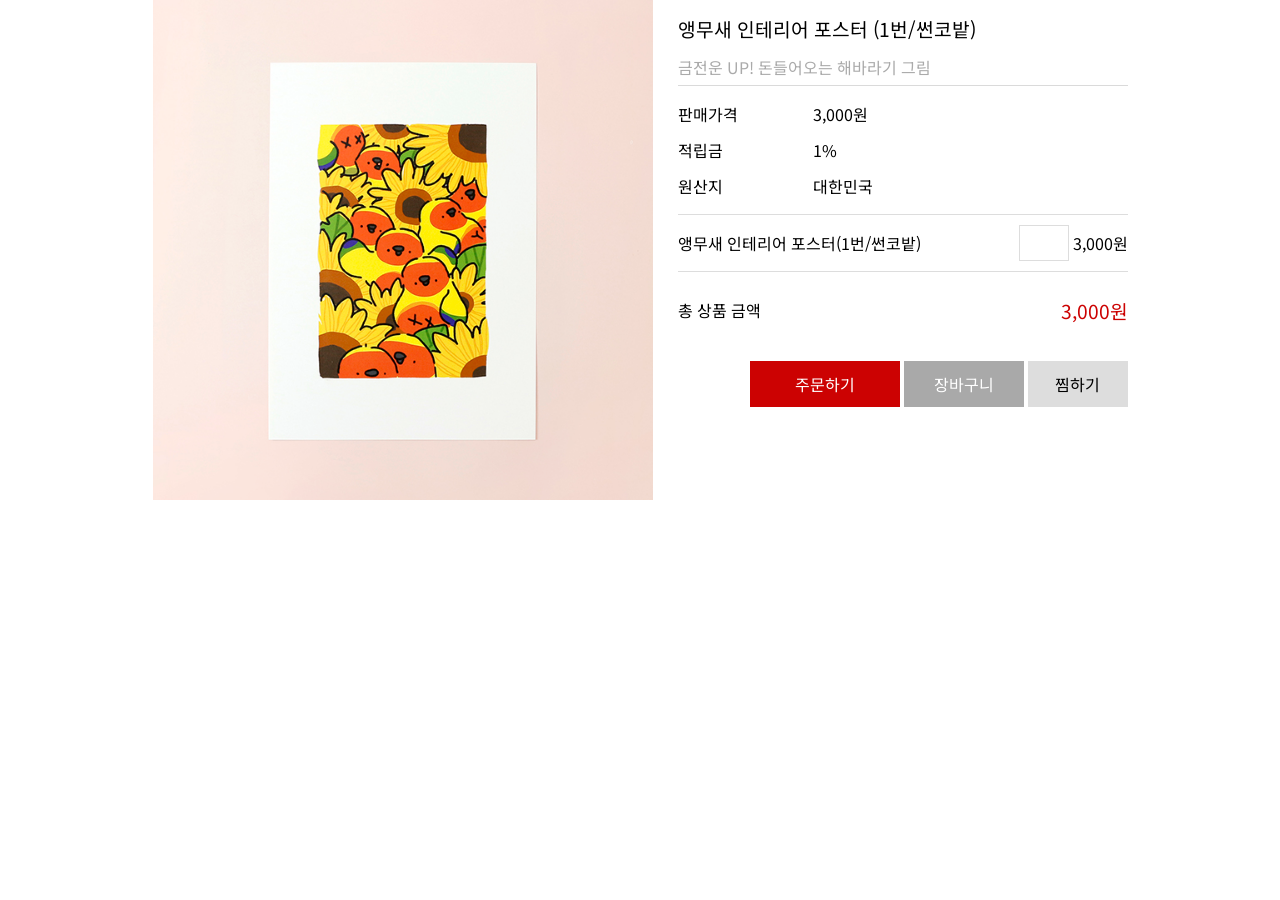
<file: 코딩앵무 인강/index2.html>
<!DOCTYPE html>
<html lang="ko">
<head>
    <meta charset="UTF-8">
    <meta name="viewport" content="width=device-width, initial-scale=1.0">
    <title>앵무새 인테리어 포스터 | 아가새농장</title>
    <link rel="stylesheet" href="style2/reset.css">
    <link rel="stylesheet" href="style2/design.css">
</head>
<body>
    <main id="order_wrap">
        <div class="left">
            <img src="images/015000000070.jpg" alt="">
        </div>
        <div class="right">
            <div class="top">
                <h1>앵무새 인테리어 포스터 (1번/썬코밭)</h1>
                <p>금전운 UP! 돈들어오는 해바라기 그림</p>
                <dl>
                    <dt>판매가격</dt>
                    <dd class="price">3,000원</dd>
                    <dt>적립금</dt>
                    <dd>1%</dd>
                    <dt>원산지</dt>
                    <dd>대한민국</dd>
                </dl>
                <div class="number">
                    <p class="order_name">앵무새 인테리어 포스터(1번/썬코밭)</p>
                    <div class="order_number">
                        <input type="number" name="num" id="num">
                        <span class="number_price">3,000원</span>
                    </div>
                </div>
                <div class="total_price">
                    <p>총 상품 금액</p>
                    <p class="result_price">3,000원</p>
                </div>  
            </div>
            <div class="bottom">
                <button type="button" id="order_btn">주문하기</button>
                <button type="button" id="cart_btn">장바구니</button>
                <button type="button" id="like_btn">찜하기</button>
            </div>
        </div>
    </main>
</body>
</html>
</file>
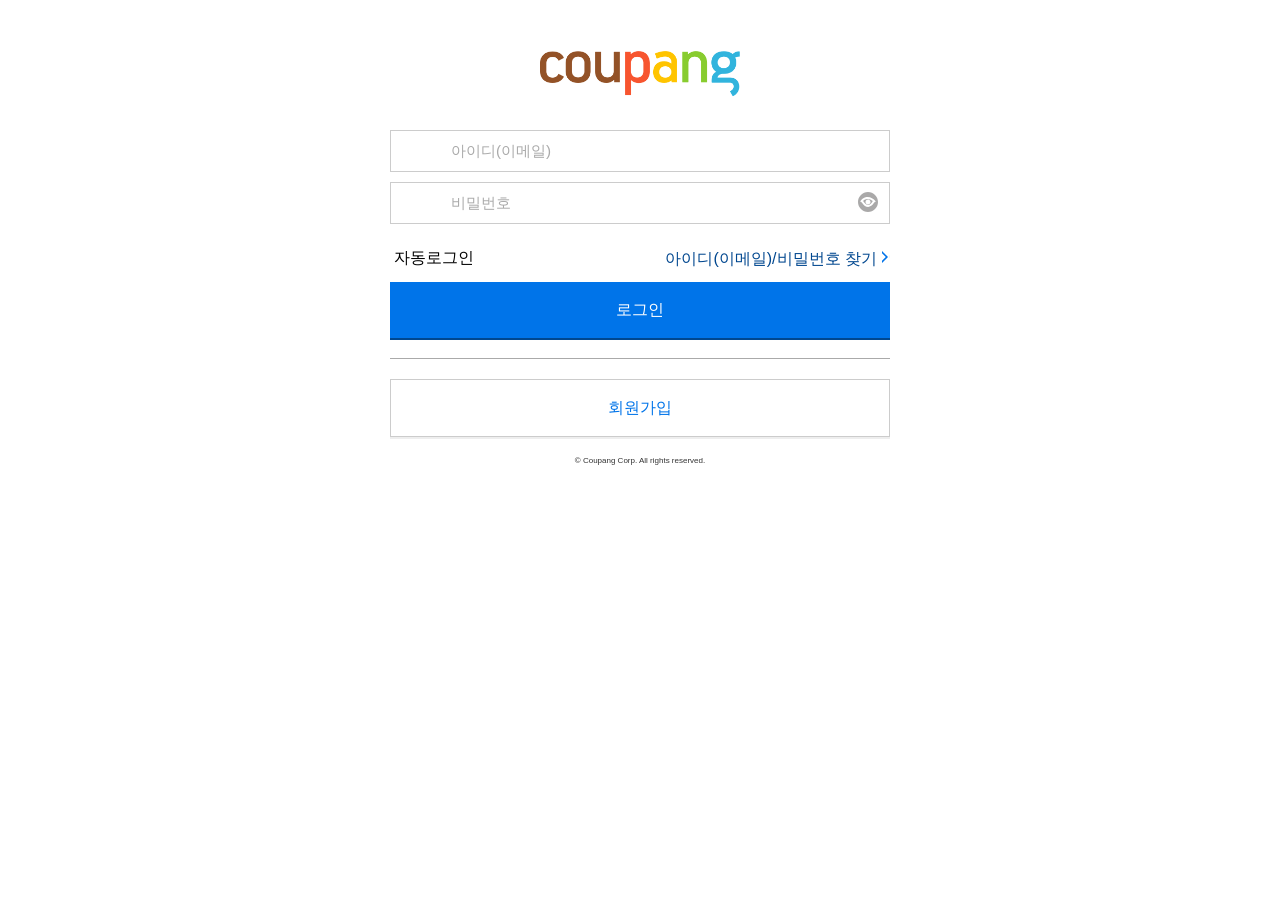
<file: 코딩앵무 쿠팡로그인/login.html>
<!DOCTYPE html>
<html lang="ko">
<head>
    <meta charset="UTF-8">
    <meta name="viewport" content="width=device-width, initial-scale=1.0">
    <title>쿠팡 로그인</title>
    <link rel="stylesheet" href="reset.css">
    <link rel="stylesheet" href="style.css">
    <script src="script.js"></script>
</head>
<body>
    <h1>
        <a href="#">
            <img src="images/logo.png" alt="쿠팡"></img>
        </a>
    </h1>
    <main>
        <form action="#" method="post" id="loginFrm">
            <fieldset>
                <legend class="skip">로그인양식</legend>
                <ul>
                    <li>
                        <span class="id_bg"><!--배경이미지(메일아이디) --></span>
                        <span><input type="text" name="user_id" placeholder="아이디(이메일)"></span>
                    </li>
                    <li class="error id_error">아이디(이메일)을 입력해주세요</li>
                    <li>
                        <span class="pw_bg"><!--배경이미지(비밀번호) --></span>
                        <span><input type="password" name="user_pw" placeholder="비밀번호"></span>
                        <span class="pw_show_hide" title="문자보이기"></span>
                    </li>
                    <li class="error pw_error">비밀번호를 입력해주세요</li>
                </ul>
                <div class="btm">
                    <p>
                        <label>
                            <input type="checkbox" name="login_y" id="login_y">
                            <span>자동로그인</span>
                        </label>
                    </p>
                    <a href="#" class="idpw_search">아이디(이메일)/비밀번호 찾기</a>
                </div>
                <button type="submit" id="login_btn">로그인</button>
            </fieldset>
        </form>
        <a href="#" class="join_link">회원가입</a>
    </main>
    <footer>
        &copy; Coupang Corp. All rights reserved.
    </footer>
</body>
</html>
</file>
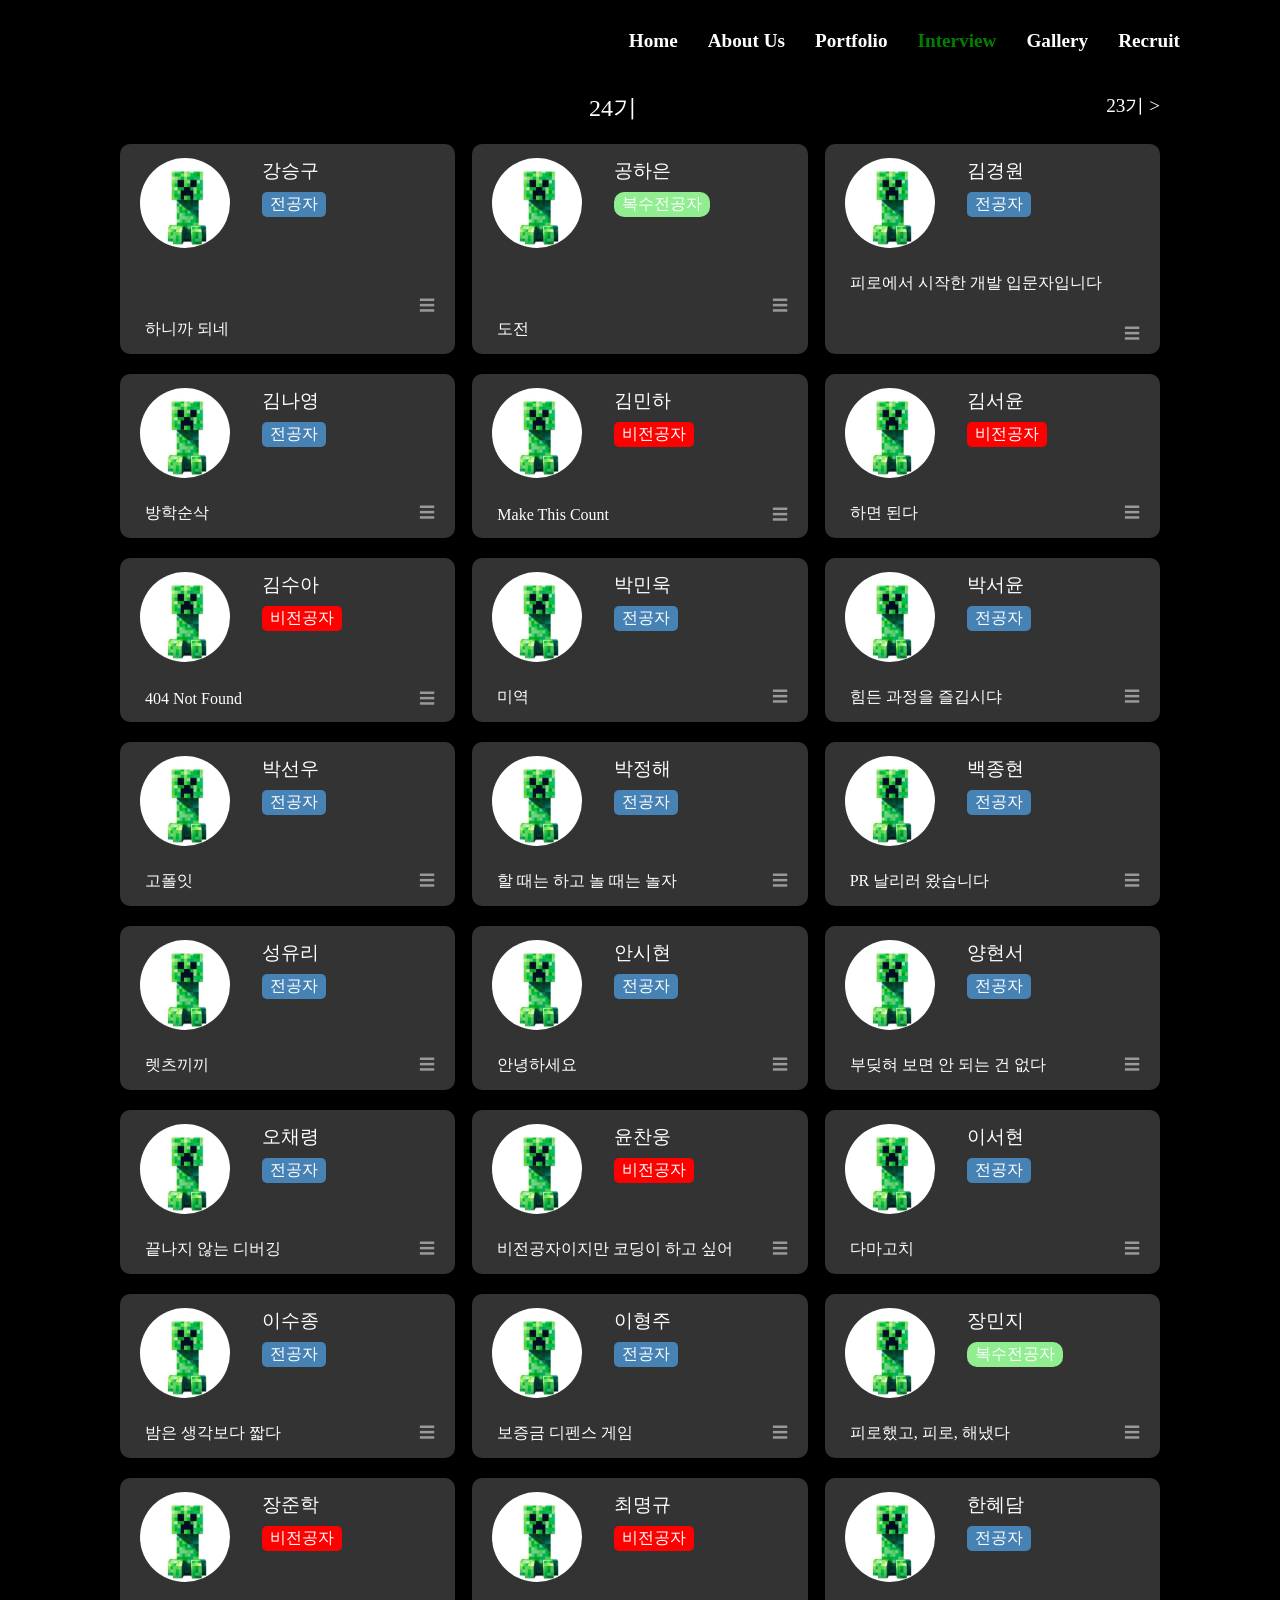
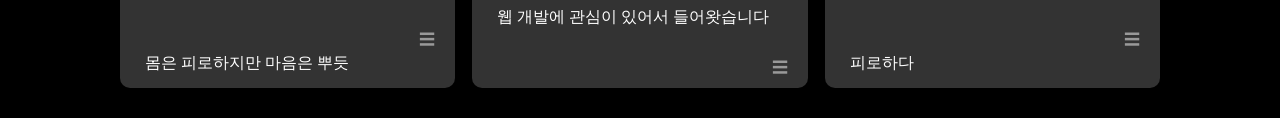
<file: 피로그래밍 클론코딩/interview.html>
<!DOCTYPE html>
<html lang="ko">
<head>
    <meta charset="UTF-8">
    <meta name="viewport" content="width=device-width, initial-scale=1.0">
    <title>피로그래밍 24기 인터뷰</title>
    <link rel="stylesheet" href="style2/reset.css">
    <link rel="stylesheet" href="style2/design.css">
</head>
<body>
    <header>
        <div>
            <nav>
                <a href="#">Home</a>
                <a href="#">About Us</a>
                <a href="#">Portfolio</a>
                <a href="#">Interview</a>
                <a href="#">Gallery</a>
                <a href="#">Recruit</a>
            </nav>
        </div>
    </header>
    <section id="unit">
        <h1>24기</h1>
        <h2>23기 > </h2>
    </section>
    <main class="interview-list">
        
        <div class="Interview-card">
            <div class="interview-image">
                <img src="images/크리퍼.jpg" alt="강승구">
            </div>
            <div class="interview-content">
                <h2 class="interview-title">강승구<em class="major">전공자</em></h2>
            </div>
            <p class="interview-say">하니까 되네</p>
            <div class="menu">☰</div>
        </div>

        <div class="Interview-card">
            <div class="interview-image">
                <img src="images/크리퍼.jpg" alt="공하은">
            </div>
            <div class="interview-content">
                <h2 class="interview-title">공하은<em class="double-major">복수전공자</em></h2>
            </div>
            <p class="interview-say">도전</p>
            <div class="menu">☰</div>
        </div>

        <div class="Interview-card">
            <div class="interview-image">
                <img src="images/크리퍼.jpg" alt="김경원">
            </div>
            <div class="interview-content">
                <h2 class="interview-title">김경원<em class="major">전공자</em></h2>
            </div>
            <p class="interview-say">피로에서 시작한 개발 입문자입니다</p>
            <div class="menu">☰</div>
        </div>

        <div class="Interview-card">
            <div class="interview-image">
                <img src="images/크리퍼.jpg" alt="김나영">
            </div>
            <div class="interview-content">
                <h2 class="interview-title">김나영<em class="major">전공자</em></h2>
            </div>
            <p class="interview-say">방학순삭</p>
            <div class="menu">☰</div>
        </div>

        <div class="Interview-card">
            <div class="interview-image">
                <img src="images/크리퍼.jpg" alt="김민하">
            </div>
            <div class="interview-content">
                <h2 class="interview-title">김민하<em class="non-major">비전공자</em></h2>
            </div>
            <p class="interview-say">Make This Count</p>
            <div class="menu">☰</div>
        </div>

        <div class="Interview-card">
            <div class="interview-image">
                <img src="images/크리퍼.jpg" alt="김서윤">
            </div>
            <div class="interview-content">
                <h2 class="interview-title">김서윤<em class="non-major">비전공자</em></h2>
            </div>
            <p class="interview-say">하면 된다</p>
            <div class="menu">☰</div>
        </div>

        <div class="Interview-card">
            <div class="interview-image">
                <img src="images/크리퍼.jpg" alt="김수아">
            </div>
            <div class="interview-content">
                <h2 class="interview-title">김수아<em class="non-major">비전공자</em></h2>
            </div>
            <p class="interview-say">404 Not Found</p>
            <div class="menu">☰</div>
        </div>

        <div class="Interview-card">
            <div class="interview-image">
                <img src="images/크리퍼.jpg" alt="박민욱">
            </div>
            <div class="interview-content">
                <h2 class="interview-title">박민욱<em class="major">전공자</em></h2>
            </div>
            <p class="interview-say">미역</p>
            <div class="menu">☰</div>
        </div>

        <div class="Interview-card">
            <div class="interview-image">
                <img src="images/크리퍼.jpg" alt="박서윤">
            </div>
            <div class="interview-content">
                <h2 class="interview-title">박서윤<em class="major">전공자</em></h2>
            </div>
            <p class="interview-say">힘든 과정을 즐깁시댜</p>
            <div class="menu">☰</div>
        </div>

        <div class="Interview-card">
            <div class="interview-image">
                <img src="images/크리퍼.jpg" alt="박선우">
            </div>
            <div class="interview-content">
                <h2 class="interview-title">박선우<em class="major">전공자</em></h2>
            </div>
            <p class="interview-say">고폴잇</p>
            <div class="menu">☰</div>
        </div>
        
        <div class="Interview-card">
            <div class="interview-image">
                <img src="images/크리퍼.jpg" alt="박정해">
            </div>
            <div class="interview-content">
                <h2 class="interview-title">박정해<em class="major">전공자</em></h2>
            </div>
            <p class="interview-say">할 때는 하고 놀 때는 놀자</p>
            <div class="menu">☰</div>
        </div>

        <div class="Interview-card">
            <div class="interview-image">
                <img src="images/크리퍼.jpg" alt="백종현">
            </div>
            <div class="interview-content">
                <h2 class="interview-title">백종현<em class="major">전공자</em></h2>
            </div>
            <p class="interview-say">PR 날리러 왔습니다</p>
            <div class="menu">☰</div>
        </div>

        <div class="Interview-card">
            <div class="interview-image">
                <img src="images/크리퍼.jpg" alt="성유리">
            </div>
            <div class="interview-content">
                <h2 class="interview-title">성유리<em class="major">전공자</em></h2>
            </div>
            <p class="interview-say">렛츠끼끼</p>
            <div class="menu">☰</div>
        </div>

        <div class="Interview-card">
            <div class="interview-image">
                <img src="images/크리퍼.jpg" alt="안시현">
            </div>
            <div class="interview-content">
                <h2 class="interview-title">안시현<em class="major">전공자</em></h2>
            </div>
            <p class="interview-say">안녕하세요</p>
            <div class="menu">☰</div>
        </div>

        <div class="Interview-card">
            <div class="interview-image">
                <img src="images/크리퍼.jpg" alt="양현서">
            </div>
            <div class="interview-content">
                <h2 class="interview-title">양현서<em class="major">전공자</em></h2>
            </div>
            <p class="interview-say">부딪혀 보면 안 되는 건 없다</p>
            <div class="menu">☰</div>
        </div>
        
        <div class="Interview-card">
            <div class="interview-image">
                <img src="images/크리퍼.jpg" alt="오채령">
            </div>
            <div class="interview-content">
                <h2 class="interview-title">오채령<em class="major">전공자</em></h2>
            </div>
            <p class="interview-say">끝나지 않는 디버깅</p>
            <div class="menu">☰</div>
        </div>

        <div class="Interview-card">
            <div class="interview-image">
                <img src="images/크리퍼.jpg" alt="윤찬웅">
            </div>
            <div class="interview-content">
                <h2 class="interview-title">윤찬웅<em class="non-major">비전공자</em></h2>
            </div>
            <p class="interview-say">비전공자이지만 코딩이 하고 싶어</p>
            <div class="menu">☰</div>
        </div>

        <div class="Interview-card">
            <div class="interview-image">
                <img src="images/크리퍼.jpg" alt="이서현">
            </div>
            <div class="interview-content">
                <h2 class="interview-title">이서현<em class="major">전공자</em></h2>
            </div>
            <p class="interview-say">다마고치</p>
            <div class="menu">☰</div>
        </div>

        <div class="Interview-card">
            <div class="interview-image">
                <img src="images/크리퍼.jpg" alt="이수종">
            </div>
            <div class="interview-content">
                <h2 class="interview-title">이수종<em class="major">전공자</em></h2>
            </div>
            <p class="interview-say">밤은 생각보다 짧다</p>
            <div class="menu">☰</div>
        </div>

        <div class="Interview-card">
            <div class="interview-image">
                <img src="images/크리퍼.jpg" alt="이형주">
            </div>
            <div class="interview-content">
                <h2 class="interview-title">이형주<em class="major">전공자</em></h2>
            </div>
            <p class="interview-say">보증금 디펜스 게임</p>
            <div class="menu">☰</div>
        </div>

        <div class="Interview-card">
            <div class="interview-image">
                <img src="images/크리퍼.jpg" alt="장민지">
            </div>
            <div class="interview-content">
                <h2 class="interview-title">장민지<em class="double-major">복수전공자</em></h2>
            </div>
            <p class="interview-say">피로했고, 피로, 해냈다</p>
            <div class="menu">☰</div>
        </div>

        <div class="Interview-card">
            <div class="interview-image">
                <img src="images/크리퍼.jpg" alt="장준학">
            </div>
            <div class="interview-content">
                <h2 class="interview-title">장준학<em class="non-major">비전공자</em></h2>
            </div>
            <p class="interview-say">몸은 피로하지만 마음은 뿌듯</p>
            <div class="menu">☰</div>
        </div>

        <div class="Interview-card">
            <div class="interview-image">
                <img src="images/크리퍼.jpg" alt="최명규">
            </div>
            <div class="interview-content">
                <h2 class="interview-title">최명규<em class="non-major">비전공자</em></h2>
            </div>
            <p class="interview-say">웹 개발에 관심이 있어서 들어왓습니다</p>
            <div class="menu">☰</div>
        </div>

        <div class="Interview-card">
            <div class="interview-image">
                <img src="images/크리퍼.jpg" alt="한혜담">
            </div>
            <div class="interview-content">
                <h2 class="interview-title">한혜담<em class="major">전공자</em></h2>
            </div>
            <p class="interview-say">피로하다</p>
            <div class="menu">☰</div>
        </div>

    </main>
</body>
</html>
</file>
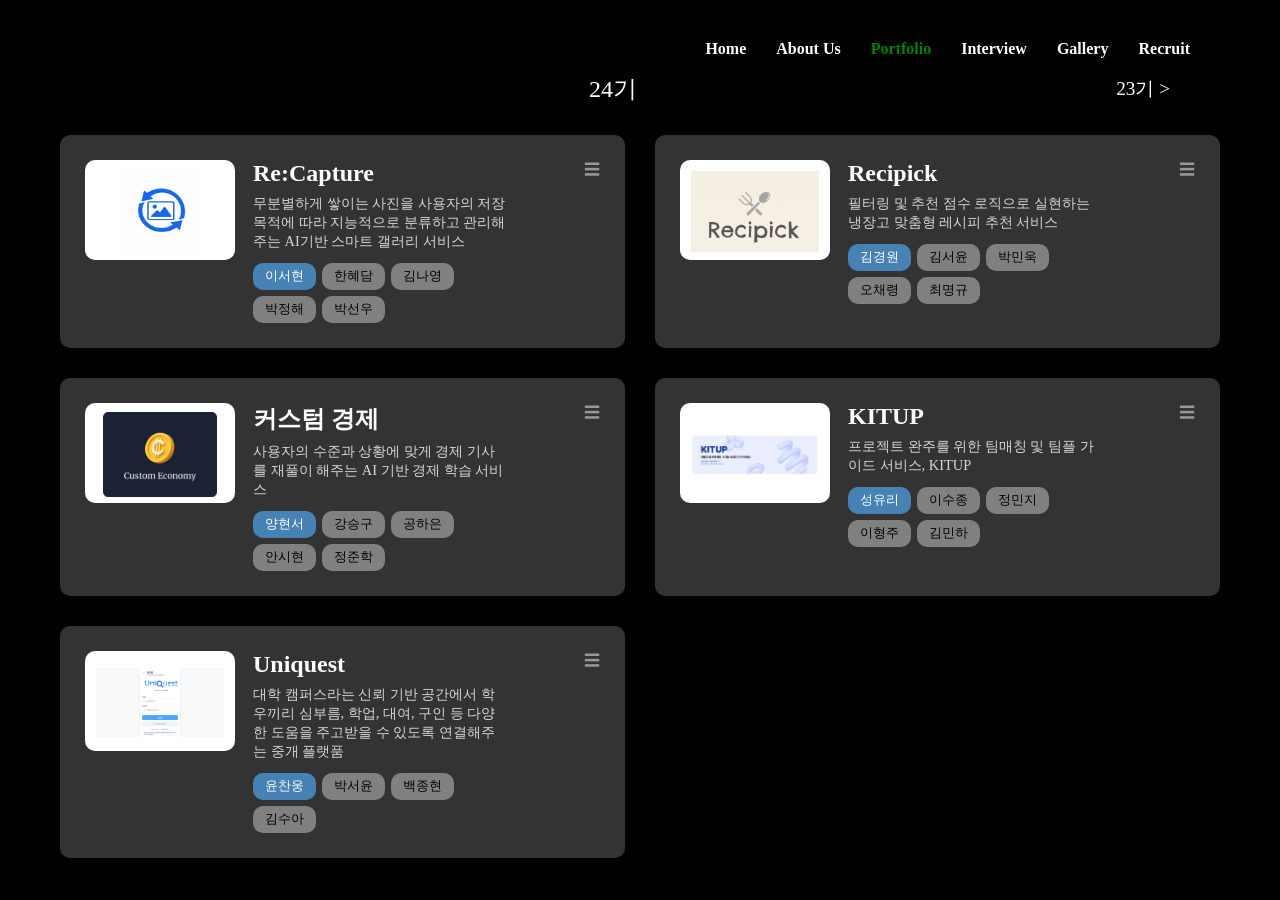
<file: 피로그래밍 클론코딩/portfolio.html>
<!DOCTYPE html>
<html lang="ko">
<head>
    <meta charset="UTF-8">
    <meta name="viewport" content="width=device-width, initial-scale=1.0">
    <title>피로그래밍 24기 포트폴리오</title>
    <link rel="stylesheet" href="style/reset.css">
    <link rel="stylesheet" href="style/design.css">
</head>
<body>
    <header>
        <div>
            <nav>
                <a href="#">Home</a>
                <a href="#">About Us</a>
                <a href="#">Portfolio</a>
                <a href="#">Interview</a>
                <a href="#">Gallery</a>
                <a href="#">Recruit</a>
            </nav>
        </div>
    </header>
    <section id="unit">
        <h1>24기</h1>
        <h2>23기 > </h2>
    </section>
    <main class="portfolio-list">
        
        <div class="portfolio-card">
            <div class="portfolio-image">
                <img src="images/KakaoTalk_20260624_093813367.png" alt="">
            </div>
            <div class="portfolio-content">
                <h2 class="portfolio-title">Re:Capture</h2>
                <p>무분별하게 쌓이는 사진을 사용자의 저장 목적에 따라 지능적으로 분류하고 관리해 주는 AI기반 스마트 갤러리 서비스</p>
                <dl>
                    <dt class="portfolio-leader">이서현</dt>
                    <dt>한혜담</dt>
                    <dt>김나영</dt>
                    <dt>박정해</dt>
                    <dt>박선우</dt>
                </dl>
            </div>
            <div class="menu">☰</div>
        </div>

        <div class="portfolio-card">
            <div class="portfolio-image">
                <img src="images/KakaoTalk_20260624_093813367_01.png" alt="">
            </div>
            <div class="portfolio-content">
                <h2 class="portfolio-title">Recipick</h2>
                <p>필터링 및 추천 점수 로직으로 실현하는 냉장고 맞춤형 레시피 추천 서비스</p>
                <dl>
                    <dt class="portfolio-leader">김경원</dt>
                    <dt>김서윤</dt>
                    <dt>박민욱</dt>
                    <dt>오채령</dt>
                    <dt>최명규</dt>
                </dl>
            </div>
            <div class="menu">☰</div>
        </div>

        <div class="portfolio-card">
            <div class="portfolio-image">
                <img src="images/KakaoTalk_20260624_093813367_02.png" alt="">
            </div>
            <div class="portfolio-content">
                <h2 class="portfolio-title">커스텀 경제</h2>
                <p>사용자의 수준과 상황에 맞게 경제 기사를 재풀이 해주는 AI 기반 경제 학습 서비스</p>
                <dl>
                    <dt class="portfolio-leader">양현서</dt>
                    <dt>강승구</dt>
                    <dt>공하은</dt>
                    <dt>안시현</dt>
                    <dt>정준학</dt>
                </dl>
            </div>
            <div class="menu">☰</div>
        </div>

        <div class="portfolio-card">
            <div class="portfolio-image">
                <img src="images/KakaoTalk_20260624_093813367_03.jpg" alt="">
            </div>
            <div class="portfolio-content">
                <h2 class="portfolio-title">KITUP</h2>
                <p>프로젝트 완주를 위한 팀매칭 및 팀플 가이드 서비스, KITUP</p>
                <dl>
                    <dt class="portfolio-leader">성유리</dt>
                    <dt>이수종</dt>
                    <dt>정민지</dt>
                    <dt>이형주</dt>
                    <dt>김민하</dt>
                </dl>
            </div>
            <div class="menu">☰</div>
        </div>

        <div class="portfolio-card">
            <div class="portfolio-image">
                <img src="images/KakaoTalk_20260624_093813367_04.png" alt="">
            </div>
            <div class="portfolio-content">
                <h2 class="portfolio-title">Uniquest</h2>
                <p>대학 캠퍼스라는 신뢰 기반 공간에서 학우끼리 심부름, 학업, 대여, 구인 등 다양한 도움을 주고받을 수 있도록 연결해주는 중개 플랫품</p>
                <dl>
                    <dt class="portfolio-leader">윤찬웅</dt>
                    <dt>박서윤</dt>
                    <dt>백종현</dt>
                    <dt>김수아</dt>
                </dl>
            </div>
            <div class="menu">☰</div>
        </div>
    </main>
</body>
</html>
</file>
<file: 코딩앵무 인강/style2/design.css>
#order_wrap {
    width: 1000px; margin:0 auto;
    display:flex; flex-flow:row nowrap;
    justify-content:space-around;
}
#order_wrap .left {width: 500px;}
#order_wrap .left img {width:100%;}
#order_wrap .right {width:calc(100% - 550px);}
#order_wrap .right .top {}
#order_wrap .right .top h1 {font-size:1.2rem; padding:20px 0;}
#order_wrap .right .top > p:nth-child(2) {
    color: #aaa; margin-bottom: 10px; padding-bottom: 10px;
    border-bottom: 1px solid #dadada;
}
#order_wrap .right .top dl {
    display:flex; flex-flow:row wrap;
}
#order_wrap .right .top dl dt {width:30%;}
#order_wrap .right .top dl dd {width:70%;}
#order_wrap .right .top dl dt, #order_wrap .right .top dl dd {padding:10px 0;}
#order_wrap .right .top dl dd.price {font: weight 700;}
#order_wrap .right .top .number {
    display:flex; flex-flow:row nowrap;
    justify-content:space-between;
    align-items:center; padding:10px 0; margin:10px 0;
    border-bottom:1px solid #ddd;
    border-top:1px solid #ddd;
}
#order_wrap .right .top .number .order_name {}
#order_wrap .right .top .number .order_number {}
#order_wrap .right .top .number .order_number input[name=num] {
    background-color:#fff; width:50px; padding:5px;
    border:1px solid #ddd;
}
#order_wrap .right .top .number .order_number .number_price {}
#order_wrap .right .top .total_price {
    display:flex; flex-flow:row nowrap;
    justify-content:space-between;
    padding:20px 0;
}
#order_wrap .right .top .total_price p {}
#order_wrap .right .top .total_price p:nth-child(1) {}
#order_wrap .right .top .total_price .result_price {color:#cc0202; font-size:1.2rem;}
#order_wrap .right .bottom {
    text-align:right; padding:20px 0;
}
#order_wrap .right .bottom button {
    padding:15px 0;
}
#order_wrap .right .bottom #order_btn {width:150px; background:#cc0202; color:#fff;}
#order_wrap .right .bottom #cart_btn {width:120px; background:#a9a9a9; color: #fff;}
#order_wrap .right .bottom #like_btn {width:100px; background:#ddd;}
</file>
<file: 코딩앵무 쿠팡로그인/style.css>
/*#0074e0 #e7223d*/
h1 {text-align: center; margin: 50px auto 30px;}
h1 a {}
h1 a img {width: 200px;}
main {width: 500px; margin: 0 auto;}
main #loginFrm {border-bottom: 1px solid #aaa; margin-bottom: 20px; padding-bottom: 20px;}
main #loginFrm fieldset {}
main #loginFrm fieldset ul {}
main #loginFrm fieldset ul li {
    border:1px solid #ccc; background:#fff;
    display: flex; flex-flow: row nowrap;
    margin-bottom: 10px;
    position: relative;
}
main #loginFrm fieldset ul .error {
    color:#e7223d; padding: 10px; display: none;
}
main #loginFrm fieldset ul .id_error {border: 0;}
main #loginFrm fieldset ul .pw_error {border: 0;}
main #loginFrm fieldset ul li span {width:50px;}
main #loginFrm fieldset ul li #id_bg {
    border-right: 1px solid #ccc;
    padding: 20px; width: 50px;
    background-color: #f5f5f5;
    position:relative;
}
main #loginFrm fieldset ul li #id_bg::after {
    content:''; display:block;
    background-image: url(images/icon.svg);
    background-position: 0 0;
    width: 21px; height: 21px;
    position: absolute; left: 14px; top: 11px;
}
main #loginFrm fieldset ul li #pw_bg {
    border-right: 1px solid #ccc;
    padding: 20px; width: 50px;
    background-color: #f5f5f5;
    position: relative;
}
main #loginFrm fieldset ul li #pw_bg::after {
    content:''; display:block;
    background-image: url(images/icon.svg);
    background-position: -21px 0;
    width: 21px; height: 21px;
    position: absolute; left: 14px; top: 11px;
}
main #loginFrm fieldset ul li span input {width: 400px; height: 40px; border: 0; padding-left: 10px;}
main #loginFrm fieldset ul li span input::placeholder {font-size: 0.95rem; color: #aaa;}
main #loginFrm fieldset ul li span input[type=text] {}
main #loginFrm fieldset ul li span input[type=password] {}
main #loginFrm fieldset ul li .pw_show_hide {
    background-image: url(images/icon.svg);
    background-position: -105px 0;
    width: 21px; height: 21px;
    position: absolute; right:11px; top: 8px;
}
main #loginFrm fieldset .btm {
    display: flex; flex-flow: row nowrap;
    padding: 15px 0; justify-content: space-between;
    align-items: center;
}
main #loginFrm fieldset .btm p {}
main #loginFrm fieldset .btm p label {}
main #loginFrm fieldset .btm p label input[name=login_y] {appearance:none;}
main #loginFrm fieldset .btm p label input[name=login_y]:checked + span::before {
    border: 1px solid #ccc;
    content:''; display: inline-block;
    width: 17px; height: 17px;
    background-image: url(images/icon.svg);
    background-position: -65px -22px;
    margin-right: 5px;
}
main #loginFrm fieldset .btm p label input[name=login_y]:checked + span::before {
    background-position: -84px -21px
}
main #loginFrm fieldset .btm p label span {}
main #loginFrm fieldset .btm .idpw_search {color: #00478f;}
main #loginFrm fieldset .btm .idpw_search::after {
    content: ''; display: inline-block;
    width: 8px; height: 15px;
    background-image:url(images/icon.svg) ;
    background-position: -104px -21px;
    margin-left: 5px;
}
main #loginFrm fieldset #login_btn {
    background: #0074e9;
    width:100% ; color: #fff; padding: 20px 0;
    box-shadow: 0 2px 0  #00478f;
}
main .join_link {
    border: 1px solid #ccc; color: #0074e9; 
    display: block; text-align:center ; background: #fff; padding: 20px 0; width: 100%;
    box-shadow: 0 2px 0 #eee;
}   
footer {color: #333; text-align: center; font-size:0.5rem ; margin-top: 20px;}
</file>
<file: 피로그래밍 클론코딩/style2/design.css>
body {
    background-color: black;
    color: white;
    align-items: center;
    padding: 20px 100px;
    display: flex; flex-direction: column;
}

.interview-list {
    width: 100%;
    max-width: 1200px;
    display: grid;
    grid-template-columns: repeat(3, 1fr);
    gap: 10px 17px;
    padding: 0 20px;
    margin: 0 auto;
}

.Interview-card {
    background-color: #333333;
    border-radius: 10px;
    padding: 9px 20px;
    margin-bottom: 10px;
    display: flex; flex-flow: row wrap;
    align-items: flex-start;
    gap: 25px;
}

.interview-image{
    margin-right: 7px;
    margin-top: 5px;
}

.interview-image img {
    width: 90px;
    height: 90px;
    border-radius: 50%;
}


header {
    width: 100%; max-width: 1200px;
    display: flex;
    justify-content: flex-end;
    margin-bottom: 15px;
}

nav {
    display: flex;
    gap: 30px;
}

nav a {
    font-size: 1.2rem; font-weight: 600;
    margin-top: 10px;
}

nav a:nth-child(4) {color: green;}

#unit {
    width: 100%;
    max-width: 1100px;
    padding: 0 20px;
    display: flex;
    justify-content: center;
    align-items: center;
}

#unit h1 {
        font-size: 1.5rem; font-weight: normal;
    justify-content: center;
    margin-left: auto;
    margin-bottom: 20px;
    margin-top: 25px;
}

#unit h2 {
    right: 20px;
    font-size: 1.2rem; font-weight: normal;
    margin-left: auto;
    cursor: pointer;
    margin-right: 0px;
}

.interview-content {
    display: flex; flex-direction: column;
    gap: 5px;
    padding-right: 20px;
    width: 50%;
}

.interview-title {
    font-size: 1.2rem;
    font-weight: 500;
    color: white;
    display: flex; flex-direction: column;
    align-items: flex-start;
    font-style: normal;
    margin-top: 5px;
    gap: 8px;
}

.interview-title em {
    font-size: 1.0rem;
    font-style: normal;
    padding: 2px 8px;
}

.interview-title em.major {
    background-color: steelblue;
    color: white;
    font-style: normal;
    border-radius: 5px;
}

.interview-title em.non-major {
    background-color: red;
    color: white;
    font-style: normal;
    border-radius: 5px;
}

.interview-title em.double-major {
    background-color: lightgreen;
    color: white;
    font-style: normal;
    border-radius: 10px;
    margin-right: 10px;
}


.menu {
    font-size: 1.0rem;
    color: white;
    cursor: pointer;
    opacity: 0.5;
    margin-left: auto;
    align-self: flex-start;
}

.interview-say {
    font-size: 1.0rem;
    color: white;
    margin: 0;
    margin-top: auto;
    padding-left: 5px;
    margin-bottom: 5px;
}

@media (max-width: 480px) {
    .interview-list {grid-template-columns: 1fr;}
}

@media (max-width: 768px) {
    .interview-list {grid-template-columns: repeat(2, 1fr);}
}


.Interview-card:hover {
    transform: translateY(-2px);
}

.Interview-card:hover .menu {
    transform: scaleX(0.5) scaleY(1.5);
    opacity: 1;
}

.Interview-card:hover .interview-image img {
    transform: scale(1.12);
}
</file>
<file: 피로그래밍 클론코딩/style/design.css>
body {
    background-color: black;
    color: white;
    align-items: center;
    padding: 40px;
    display: flex; flex-direction: column;
}

.portfolio-list {
    width: 100%;
    max-width: 1200px;
    display: grid;
    grid-template-columns: repeat(2, 1fr);
    gap: 30px;
    padding: 0 20px;
}

.portfolio-card {
    background-color: #333333;
    border-radius: 10px;
    padding: 25px;
    flex: 40%;
    min-width: 450px;
    display: flex;
    align-items: flex-start;
}

header {
    width: 100%; max-width: 1100px;
    display: flex;
    justify-content: flex-end;
    margin-bottom: 15px;
}

nav {
    display: flex;
    gap: 30px;
}

nav a {
    font-size: 1.0rem; font-weight: 600;
    opacity: 1;
}

nav a:nth-child(3) {color: green;}


#unit {
    width: 100%;
    max-width: 1100px;
    padding: 0 20px;
    display: flex;
    justify-content: center;
    align-items: center;
    margin-bottom: 30px;
}

#unit h1 {
    font-size: 1.5rem; font-weight: normal;
    justify-content: center;
    margin-left: auto;
}

#unit h2 {
    right: 20px;
    font-size: 1.2rem; font-weight: normal;
    margin-left: auto;
    cursor: pointer;
}

.portfolio-image {
    width: 150px;
    height: 100px;
    background-color: white;
    border-radius: 10px;
    margin-right: 18px;
    display: flex; justify-content: center;
    align-items: center;

}

.portfolio-image img {
    max-width: 85%;
    max-height: 85%;
    display: block;
    margin: 0 auto;
    margin-top: 3px;
}

.portfolio-content {
    display: flex; flex-direction: column;
    gap: 7px;
    padding-right: 30px;
    width: 55%;
    margin-right: auto;

}

.portfolio-title {
    font-size: 1.5rem;
    font-weight: bold;
}

.portfolio-content p {
    font-size: 0.9rem;
    color: white;
    opacity: 0.8;
}

.portfolio-content dl {
    display: flex; flex-flow: row wrap;
    gap: 6px;
    margin-top: 5px;
}

.portfolio-content dt {
    background-color: gray;
    color: black;
    padding: 5px 12px;
    border-radius: 10px;
    font-size: 0.8rem;
}

.portfolio-content dt.portfolio-leader {
    background-color: steelblue;
    color: white;
}

.menu {
    font-size: 1.0rem;
    color: white;
    cursor: pointer;
    opacity: 0.5;
    margin-left: auto;
    align-self: flex-start;
}

.portfolio-card {
    transition: transform 0.5s ease, box-shadow 0.5s ease;
}

.portfolio-card:hover {
    transform: translateY(-2px);
    box-shadow: 0 5px 15px rgba(0,0,0,0.2);
}

.portfolio-image img {
    transition: transform 0.5s ease;
}

.portfolio-card:hover .portfolio-image img {
    transform: scale(1.1);
}

.portfolio-card:hover .menu {
    transform: scale(0.9, 1.1);
}

@media (max-width: 768px) {
    .portfolio-list {grid-template-columns: 1fr;}
}
</file>
